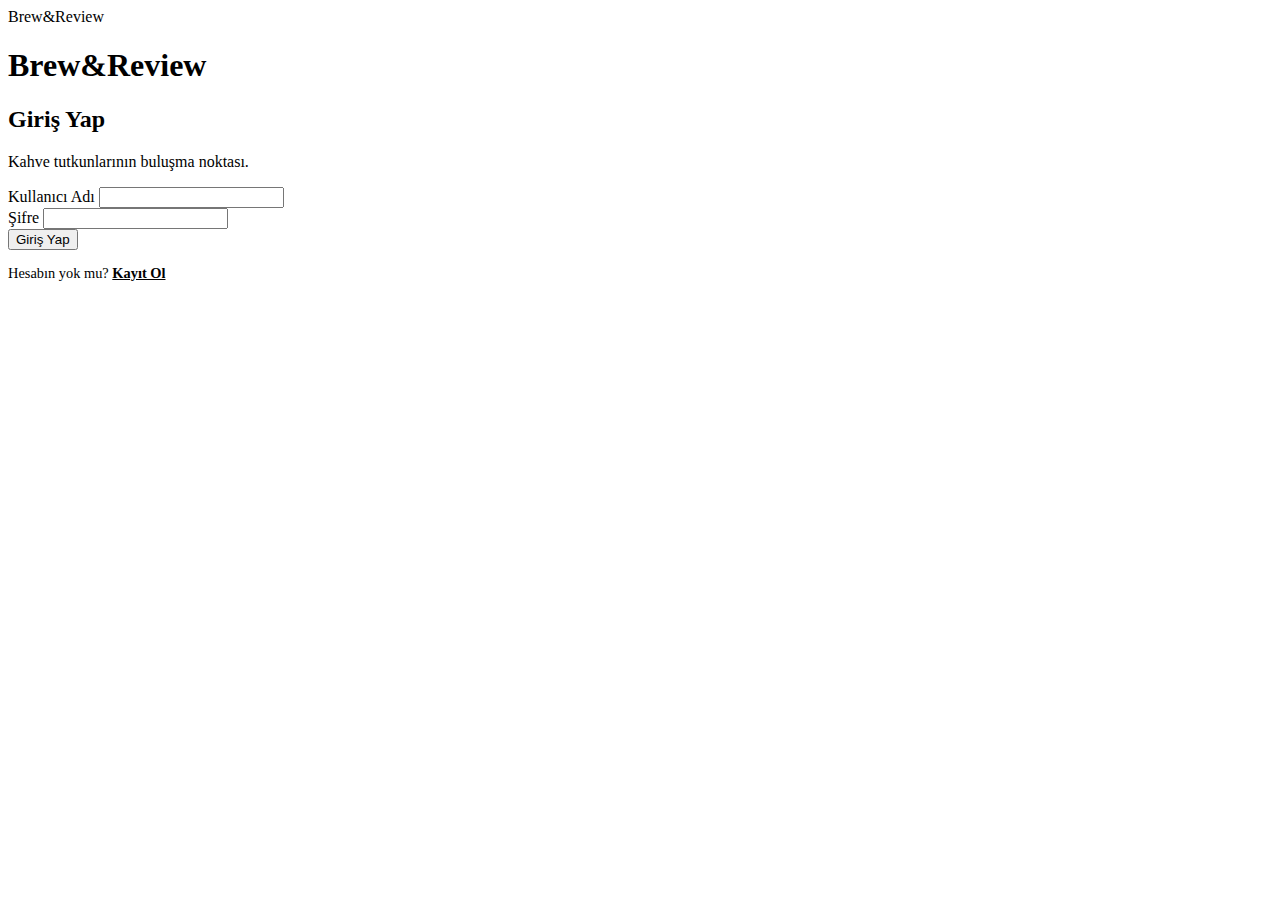
<file: target/classes/templates/index.html>
<!DOCTYPE html>
<html lang="tr" xmlns:th="http://www.thymeleaf.org">
<head>
    <meta charset="UTF-8">
    <meta name="viewport" content="width=device-width, initial-scale=1.0">
    <title>Brew&Review - Hoşgeldin</title>
    <link href="https://fonts.googleapis.com/css2?family=Patrick+Hand&family=Poppins:wght@300;500;700&display=swap" rel="stylesheet">
    <link rel="stylesheet" th:href="@{/style.css}">
</head>
<body>

    <div id="intro-container">
        <div class="animation-center">
            
            <div class="coffee-stream"></div>

            <div class="sketch-cup-container">
                <div class="steam-wrapper">
                    <div class="steam s1"></div>
                    <div class="steam s2"></div>
                    <div class="steam s3"></div>
                </div>

                <div class="splashes">
                    <div class="splash sp1"></div>
                    <div class="splash sp2"></div>
                    <div class="splash sp3"></div>
                    <div class="splash sp4"></div>
                    <div class="splash sp5"></div>
                </div>

                <div class="camera-blob"></div>

                <div class="sketch-cup">
                    <div class="cup-fill"></div> </div>
                <div class="sketch-handle"></div>
                <div class="sketch-plate"></div>

                <div class="intro-brand-text">Brew&Review</div>
            </div>
        </div>
    </div>

    <div id="login-container">
        <div class="login-card">
            <h1 class="login-brand">Brew&Review</h1>
            <div class="header">
                <h2>Giriş Yap</h2>
                <p>Kahve tutkunlarının buluşma noktası.</p>
            </div>
            
            <form id="loginForm">
                <div class="input-group">
                    <label>Kullanıcı Adı</label>
                    <input type="text" name="username" required>
                </div>
                <div class="input-group">
                    <label>Şifre</label>
                    <input type="password" name="password" required>
                </div>
                <button type="submit">Giriş Yap</button>
            </form>
            
            <div style="margin-top: 15px; font-size: 0.9rem;">
                <p>Hesabın yok mu? <a href="/register" style="color: var(--coffee-dark); font-weight: bold;">Kayıt Ol</a></p>
            </div>
        </div>
    </div>

    <script th:src="@{/script.js}"></script>
</body>
</html>
</file>
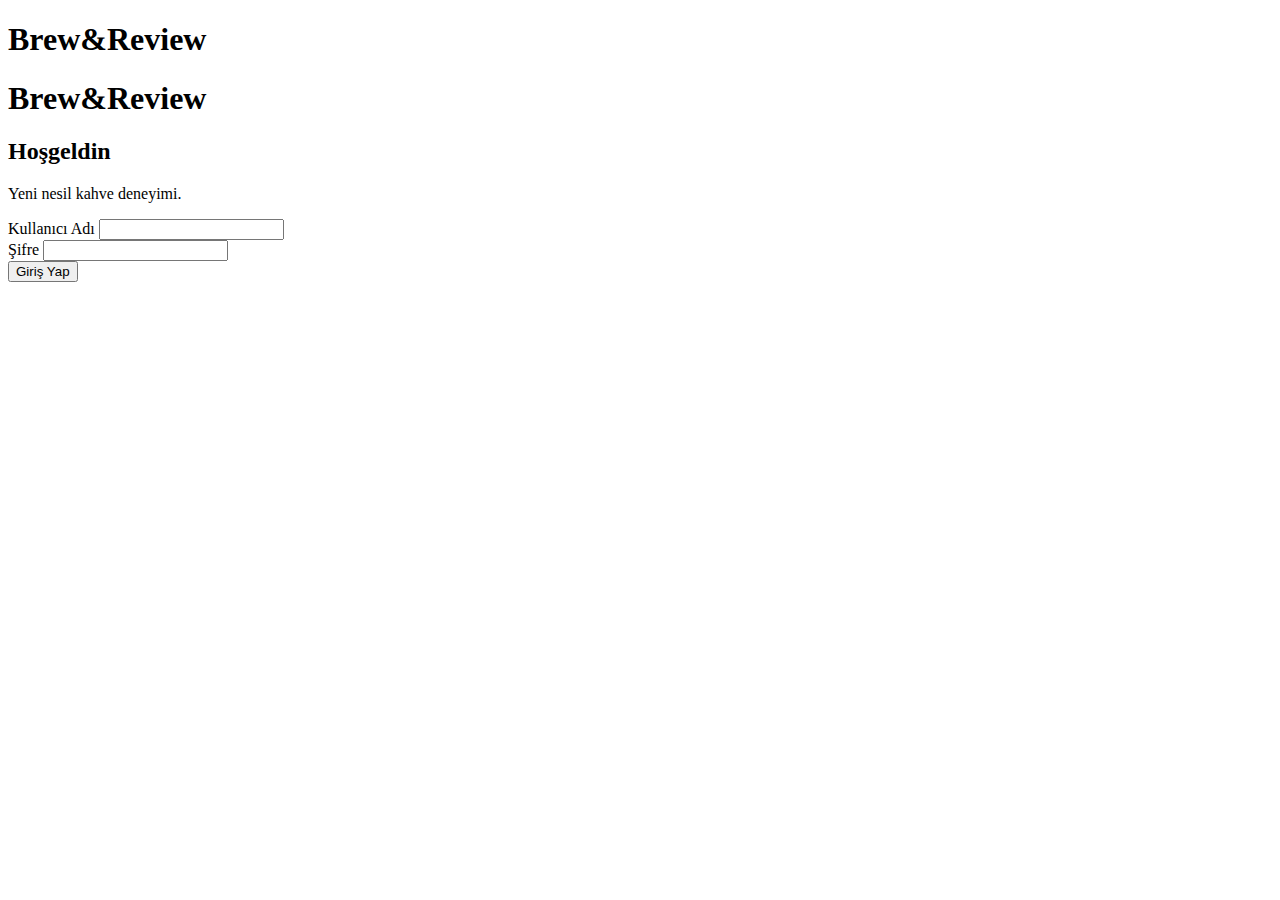
<file: src/main/resources/templates/index.html>
<!DOCTYPE html>
<html lang="tr" xmlns:th="http://www.thymeleaf.org">
<head>
    <meta charset="UTF-8">
    <meta name="viewport" content="width=device-width, initial-scale=1.0">
    <title>Brew&Review</title>
    <link href="https://fonts.googleapis.com/css2?family=Patrick+Hand&family=Poppins:wght@300;500;700&display=swap" rel="stylesheet">
    
    <link rel="stylesheet" th:href="@{/style.css}">
</head>
<body>

    <div id="intro-container">
        <div class="top-view-cup">
            <div class="cup-rim">
                <div class="coffee-liquid"></div>
            </div>
        </div>

        <h1 class="brand-text">Brew&Review</h1>

        <div class="full-screen-effects">
            <div class="center-drop"></div>
            <div class="ripple r1"></div>
            <div class="ripple r2"></div>
            <div class="ripple r3"></div>
        </div>

        <div class="light-reveal"></div>
    </div>

    <div id="login-container">
        <div class="login-card">
            
            <h1 class="login-brand">Brew&Review</h1>
            
            <div class="header">
                <h2>Hoşgeldin</h2>
                <p>Yeni nesil kahve deneyimi.</p>
            </div>
            <form action="/login" method="POST" id="loginForm">
                <div class="input-group">
                    <label>Kullanıcı Adı</label>
                    <input type="text" name="username" required>
                </div>
                <div class="input-group">
                    <label>Şifre</label>
                    <input type="password" name="password" required>
                </div>
                <button type="submit">Giriş Yap</button>
            </form>
        </div>
    </div>

    <script th:src="@{/script.js}"></script>
</body>
</html>
</file>
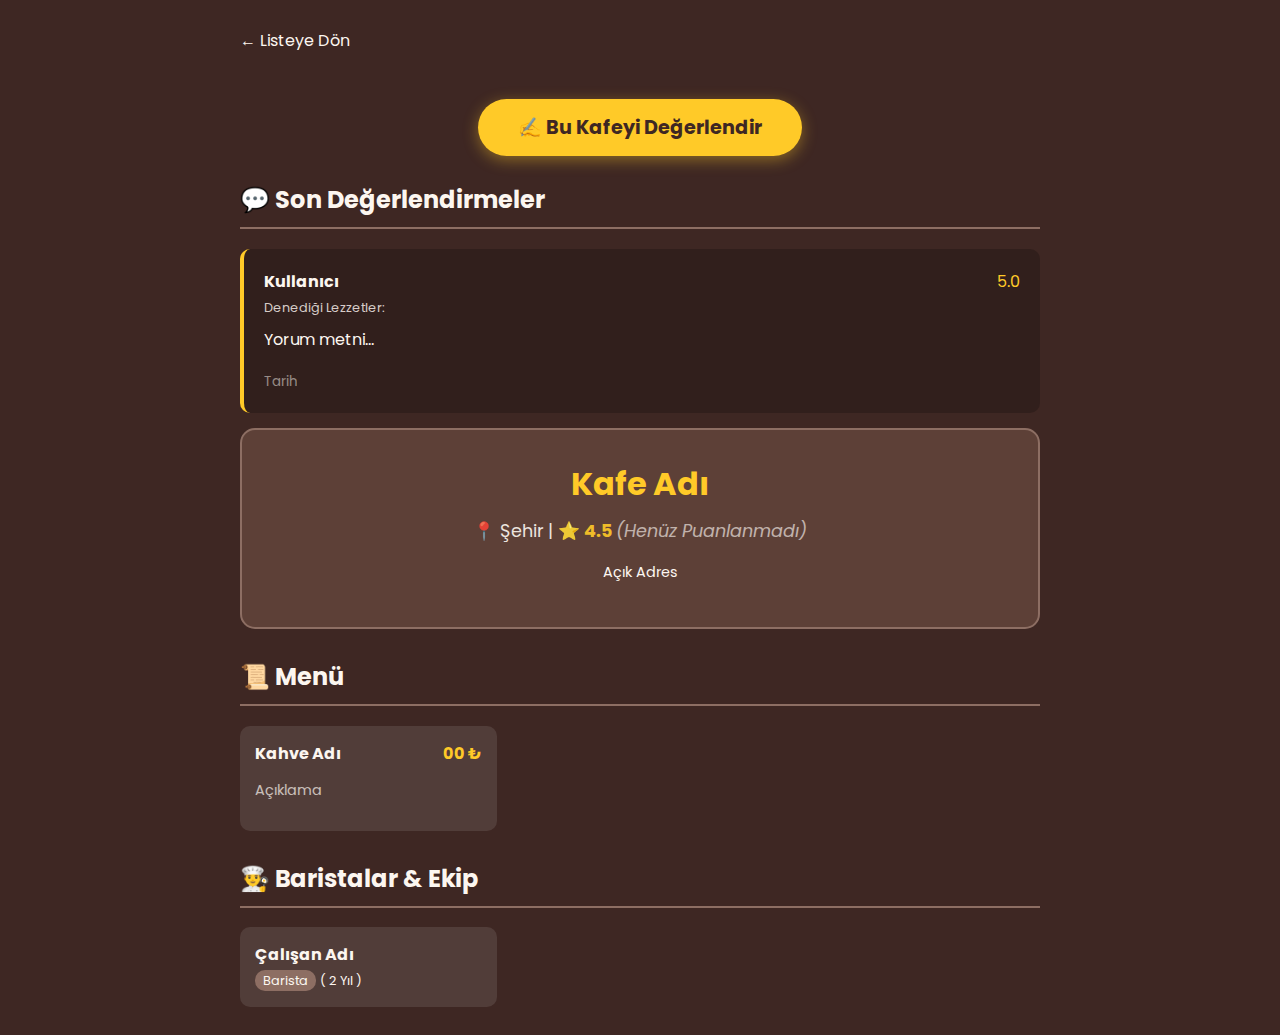
<file: target/classes/templates/cafe-detail.html>
<!DOCTYPE html>
<html lang="tr" xmlns:th="http://www.thymeleaf.org">
<head>
    <meta charset="UTF-8">
    <title>Kafe Detayı - Brew&Review</title>
    <link href="https://fonts.googleapis.com/css2?family=Poppins:wght@300;500;700&display=swap" rel="stylesheet">
    <style>
        body { background-color: #3e2723; color: #fcf6f0; font-family: 'Poppins', sans-serif; padding: 20px; }
        .container { max-width: 800px; margin: 0 auto; }
        
        /* Kafe Başlık Kartı */
        .cafe-header {
            background: #5d4037; padding: 30px; border-radius: 15px; text-align: center; border: 2px solid #8d6e63;
        }
        h1 { margin: 0; color: #ffca28; }
        .info { font-size: 1.1rem; margin-top: 10px; opacity: 0.9; }

        /* Sekmeler (Menü / Çalışanlar) */
        .section-title { margin-top: 30px; border-bottom: 2px solid #8d6e63; padding-bottom: 10px; }
        
        .list-grid {
            display: grid; grid-template-columns: repeat(auto-fill, minmax(200px, 1fr)); gap: 15px; margin-top: 15px;
        }
        .item-card {
            background: rgba(255,255,255,0.1); padding: 15px; border-radius: 10px;
        }
        .price { float: right; font-weight: bold; color: #ffca28; }
        .role-badge { background: #8d6e63; padding: 2px 8px; border-radius: 10px; font-size: 0.8rem; }
        
        .btn-back { display: inline-block; margin-bottom: 20px; color: #fcf6f0; text-decoration: none; }
    </style>
</head>
<body>

<div class="container">
    <a href="/cafes" class="btn-back">← Listeye Dön</a>

    <div style="text-align: center; margin: 40px 0;">
        <a th:href="@{/cafe/{id}/review(id=${cafe.cafeId})}" class="btn-review">
            ✍️ Bu Kafeyi Değerlendir
        </a>
    </div>

    <h2 class="section-title">💬 Son Değerlendirmeler</h2>
    <div class="reviews-list">
        <div class="review-card" th:each="review : ${reviews}">
            <div style="display:flex; justify-content:space-between;">
                <strong th:text="${review.user.username}">Kullanıcı</strong>
                <span style="color:#ffca28;" th:text="'★ ' + ${review.ratingOverall}">5.0</span>
            </div>
            
            <div th:if="${not #lists.isEmpty(review.consumedItems)}" style="font-size:0.8rem; color:#d7ccc8; margin:5px 0;">
                <span>Denediği Lezzetler: </span>
                <span th:each="item : ${review.consumedItems}" th:text="${item.name} + ', '"></span>
            </div>

            <p style="margin-top:10px;" th:text="${review.comment}">Yorum metni...</p>
            <small style="opacity:0.5;" th:text="${review.reviewDate}">Tarih</small>
        </div>
    </div>

<style>
    /* Yeni CSS Stilleri */
    .btn-review {
        background: #ffca28; color: #3e2723; padding: 15px 40px; 
        border-radius: 30px; font-weight: bold; text-decoration: none; font-size: 1.2rem;
        box-shadow: 0 4px 15px rgba(255, 202, 40, 0.4); transition: 0.3s;
    }
    .btn-review:hover { transform: scale(1.05); background: #ffb300; }
    
    .review-card {
        background: rgba(0,0,0,0.2); padding: 20px; border-radius: 10px; margin-bottom: 15px;
        border-left: 4px solid #ffca28;
    }
</style>

<div class="cafe-header">
    <h1 th:text="${cafe.name}">Kafe Adı</h1>
    
    <p class="info">
        📍 <span th:text="${cafe.city}">Şehir</span> 
        | 
        <span th:if="${cafe.totalRating != null}" style="color: #ffca28; font-weight: bold;">
            ⭐️ <span th:text="${cafe.totalRating}">4.5</span>
        </span>
        
        <span th:if="${cafe.totalRating == null}" style="opacity: 0.7; font-style: italic;">
            (Henüz Puanlanmadı)
        </span>
    </p>
    
    <p th:text="${cafe.address}" style="font-size: 0.9rem;">Açık Adres</p>
</div>

    <h2 class="section-title">📜 Menü</h2>
    <div class="list-grid">
        <div class="item-card" th:each="menuItem : ${cafe.menuItems}">
            <strong th:text="${menuItem.name}">Kahve Adı</strong>
            <span class="price" th:text="${menuItem.price} + ' ₺'">00 ₺</span>
            <p style="font-size: 0.9rem; opacity: 0.7;" th:text="${menuItem.description}">Açıklama</p>
        </div>
    </div>
    
    <h2 class="section-title">👨‍🍳 Baristalar & Ekip</h2>
    <div class="list-grid">
        <div class="item-card" th:each="employee : ${cafe.employees}">
            <strong th:text="${employee.name}">Çalışan Adı</strong>
            <br>
            <span class="role-badge" th:text="${employee.role}">Barista</span>
            <span style="font-size: 0.8rem;">( <span th:text="${employee.experienceYears}">2</span> Yıl )</span>
        </div>
    </div>

</div>

</body>
</html>
</file>
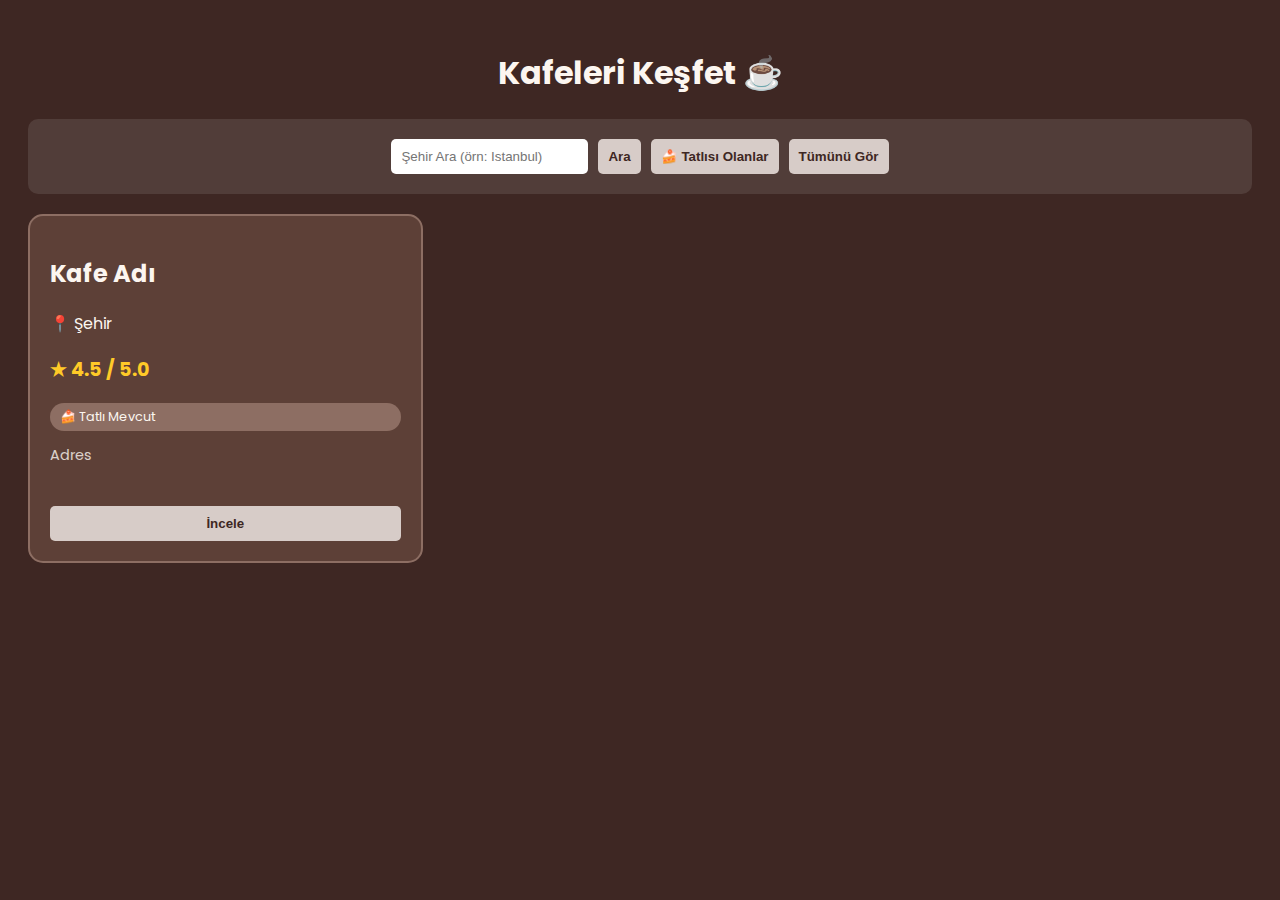
<file: target/classes/templates/cafes.html>
<!DOCTYPE html>
<html lang="tr" xmlns:th="http://www.thymeleaf.org">
<head>
    <meta charset="UTF-8">
    <title>Kafeler - Brew&Review</title>
    <link href="https://fonts.googleapis.com/css2?family=Poppins:wght@300;500;700&display=swap" rel="stylesheet">
    <style>
        body { background-color: #3e2723; color: #fcf6f0; font-family: 'Poppins', sans-serif; padding: 20px; }
        
        .filter-container {
            background: rgba(255,255,255,0.1); padding: 20px; border-radius: 10px;
            margin-bottom: 20px; display: flex; gap: 10px; justify-content: center;
        }
        input, button { padding: 10px; border-radius: 5px; border: none; }
        button { background: #d7ccc8; color: #3e2723; cursor: pointer; font-weight: bold; }
        
        .cafe-grid {
            display: grid; grid-template-columns: repeat(auto-fill, minmax(300px, 1fr)); gap: 20px;
        }
        .cafe-card {
            background: #5d4037; border: 2px solid #8d6e63; border-radius: 15px;
            padding: 20px; transition: transform 0.3s;
        }
        .cafe-card:hover { transform: translateY(-5px); background: #6d4c41; }
        .rating { color: #ffca28; font-weight: bold; font-size: 1.2rem; }
        .badge { background: #8d6e63; padding: 5px 10px; border-radius: 20px; font-size: 0.8rem; }
    </style>
</head>
<body>

    <h1 style="text-align: center;">Kafeleri Keşfet ☕️</h1>

    <div class="filter-container">
        <form action="/cafes" method="get" style="display:flex; gap:10px;">
            <input type="text" name="city" placeholder="Şehir Ara (örn: Istanbul)">
            <button type="submit">Ara</button>
        </form>
        <form action="/cafes" method="get">
            <input type="hidden" name="dessert" value="true">
            <button type="submit">🍰 Tatlısı Olanlar</button>
        </form>
        <a href="/cafes"><button>Tümünü Gör</button></a>
    </div>

    <div class="cafe-grid">
        <div class="cafe-card" th:each="cafe : ${cafes}">
            <h2 th:text="${cafe.name}">Kafe Adı</h2>
            <p>📍 <span th:text="${cafe.city}">Şehir</span></p>
            <p class="rating">★ <span th:text="${cafe.totalRating}">4.5</span> / 5.0</p>
            <p th:if="${cafe.hasDessert}" class="badge">🍰 Tatlı Mevcut</p>
            <p style="font-size: 0.9rem; opacity: 0.8;" th:text="${cafe.address}">Adres</p>
            <br>
            <button style="width:100%">İncele</button>
        </div>
    </div>

</body>
</html>
</file>
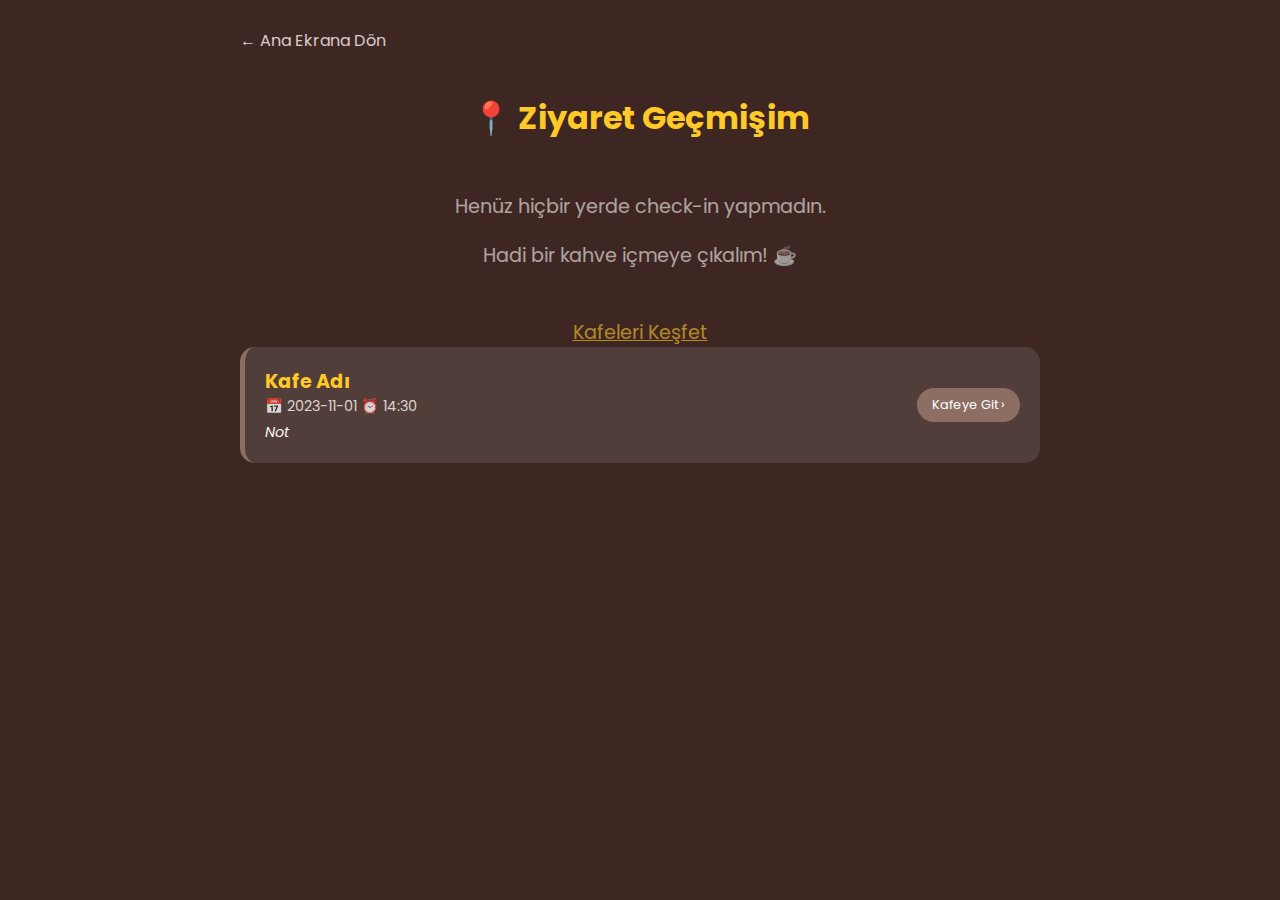
<file: target/classes/templates/my-visits.html>
<!DOCTYPE html>
<html lang="tr" xmlns:th="http://www.thymeleaf.org">
<head>
    <meta charset="UTF-8">
    <title>Ziyaret Geçmişim - Brew&Review</title>
    <link href="https://fonts.googleapis.com/css2?family=Poppins:wght@300;500;700&display=swap" rel="stylesheet">
    <style>
        body { background-color: #3e2723; color: #fcf6f0; font-family: 'Poppins', sans-serif; padding: 20px; }
        .container { max-width: 800px; margin: 0 auto; }
        
        h1 { text-align: center; color: #ffca28; margin-bottom: 30px; }
        
        .visit-card {
            background: rgba(255,255,255,0.1); 
            padding: 20px; 
            border-radius: 15px; 
            margin-bottom: 15px;
            border-left: 5px solid #8d6e63;
            display: flex;
            justify-content: space-between;
            align-items: center;
            transition: 0.3s;
        }
        .visit-card:hover { background: rgba(255,255,255,0.15); transform: translateX(5px); }
        
        .cafe-name { font-size: 1.2rem; font-weight: bold; color: #ffca28; }
        .date-time { font-size: 0.9rem; opacity: 0.8; }
        .btn-view { text-decoration: none; background: #8d6e63; padding: 8px 15px; border-radius: 20px; color: white; font-size: 0.8rem; }

        .empty-state { text-align: center; opacity: 0.6; margin-top: 50px; font-size: 1.2rem; }
        .btn-back { display: inline-block; margin-bottom: 20px; color: #fcf6f0; text-decoration: none; opacity: 0.8; }
    </style>
</head>
<body>

<div class="container">
    <a href="/dashboard" class="btn-back">← Ana Ekrana Dön</a>

    <h1>📍 Ziyaret Geçmişim</h1>

    <div th:if="${#lists.isEmpty(visits)}" class="empty-state">
        <p>Henüz hiçbir yerde check-in yapmadın.</p>
        <p>Hadi bir kahve içmeye çıkalım! ☕️</p>
        <br>
        <a href="/cafes" style="color: #ffca28;">Kafeleri Keşfet</a>
    </div>

    <div th:each="visit : ${visits}">
        <div class="visit-card">
            <div>
                <div class="cafe-name" th:text="${visit.cafe.name}">Kafe Adı</div>
                <div class="date-time">
                    📅 <span th:text="${visit.visitDate}">2023-11-01</span> 
                    ⏰ <span th:text="${visit.visitTime}">14:30</span>
                </div>
                <div style="font-style: italic; font-size: 0.9rem; margin-top: 5px;" th:text="${visit.visitNote}">Not</div>
            </div>
            
            <a th:href="@{/cafe/{id}(id=${visit.cafe.cafeId})}" class="btn-view">Kafeye Git ›</a>
        </div>
    </div>

</div>

</body>
</html>
</file>
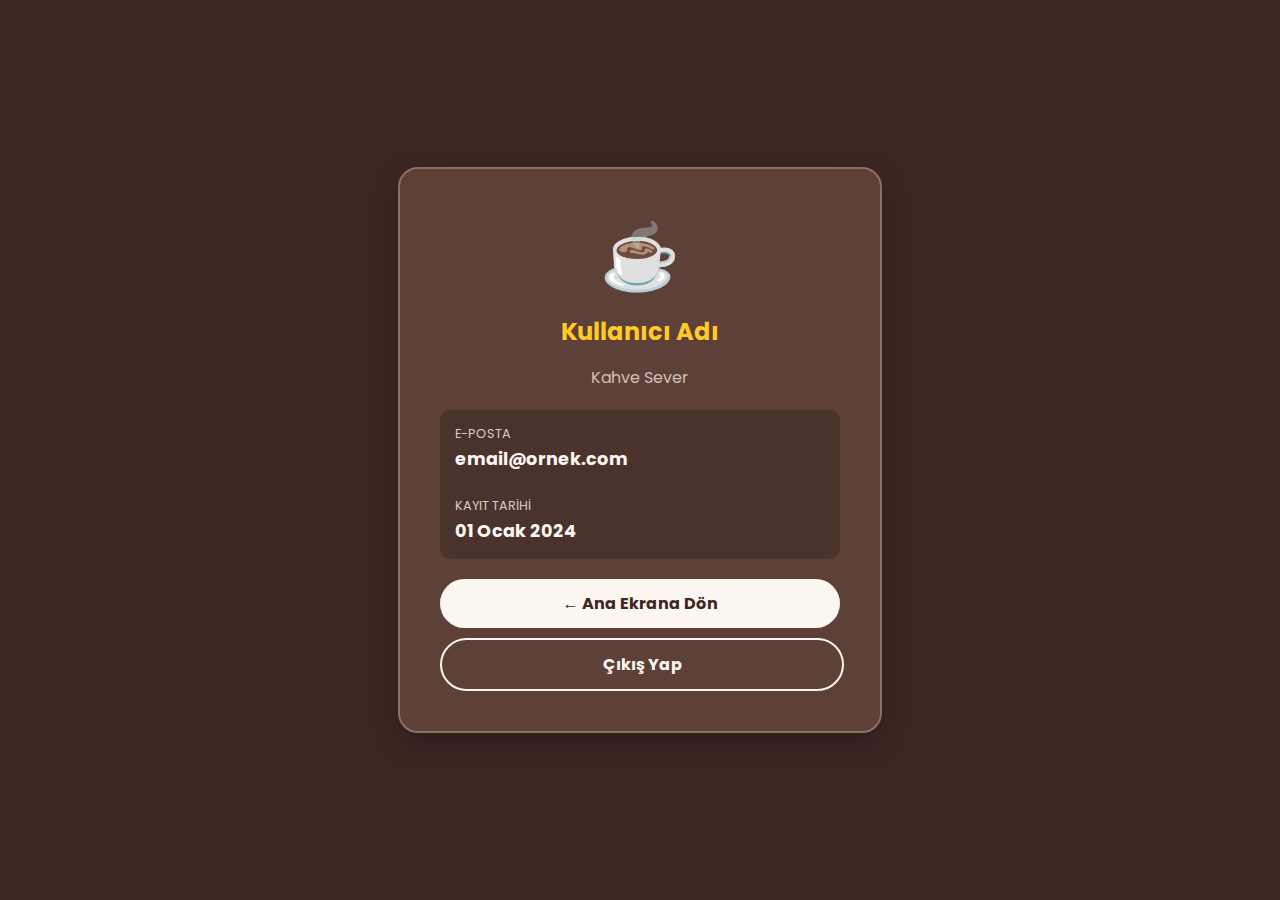
<file: target/classes/templates/profile.html>
<!DOCTYPE html>
<html lang="tr" xmlns:th="http://www.thymeleaf.org">
<head>
    <meta charset="UTF-8">
    <title>Profilim - Brew&Review</title>
    <link href="https://fonts.googleapis.com/css2?family=Poppins:wght@300;500;700&display=swap" rel="stylesheet">
    <style>
        body { background-color: #3e2723; color: #fcf6f0; font-family: 'Poppins', sans-serif; display: flex; justify-content: center; align-items: center; height: 100vh; margin: 0; }
        .card { background: #5d4037; padding: 40px; border-radius: 20px; width: 100%; max-width: 400px; text-align: center; border: 2px solid #8d6e63; box-shadow: 0 10px 30px rgba(0,0,0,0.3); }
        .avatar { font-size: 4rem; margin-bottom: 10px; }
        h2 { color: #ffca28; margin: 10px 0; }
        .info-box { background: rgba(0,0,0,0.2); padding: 15px; border-radius: 10px; margin: 20px 0; text-align: left; }
        .label { font-size: 0.8rem; color: #d7ccc8; display: block; margin-bottom: 3px; }
        .value { font-size: 1.1rem; font-weight: bold; }
        .btn { display: block; width: 100%; padding: 12px 0; margin-top: 10px; background: #fcf6f0; color: #3e2723; text-decoration: none; border-radius: 30px; font-weight: bold; transition: 0.3s; }
        .btn:hover { background: #d7ccc8; transform: translateY(-2px); }
        .btn-outline { background: transparent; border: 2px solid #fcf6f0; color: #fcf6f0; }
        .btn-outline:hover { background: #fcf6f0; color: #3e2723; }
    </style>
</head>
<body>

<div class="card">
    <div class="avatar">☕️</div>
    <h2 th:text="${user.username}">Kullanıcı Adı</h2>
    <p style="opacity: 0.7;">Kahve Sever</p>

    <div class="info-box">
        <span class="label">E-POSTA</span>
        <div class="value" th:text="${user.email}">email@ornek.com</div>
        
        <br>
        
        <span class="label">KAYIT TARİHİ</span>
        <div class="value" th:text="${#dates.format(user.signupDate, 'dd MMMM yyyy')}">01 Ocak 2024</div>
    </div>

    <a href="/dashboard" class="btn">← Ana Ekrana Dön</a>
    <a href="/" class="btn btn-outline">Çıkış Yap</a>
</div>

</body>
</html>
</file>
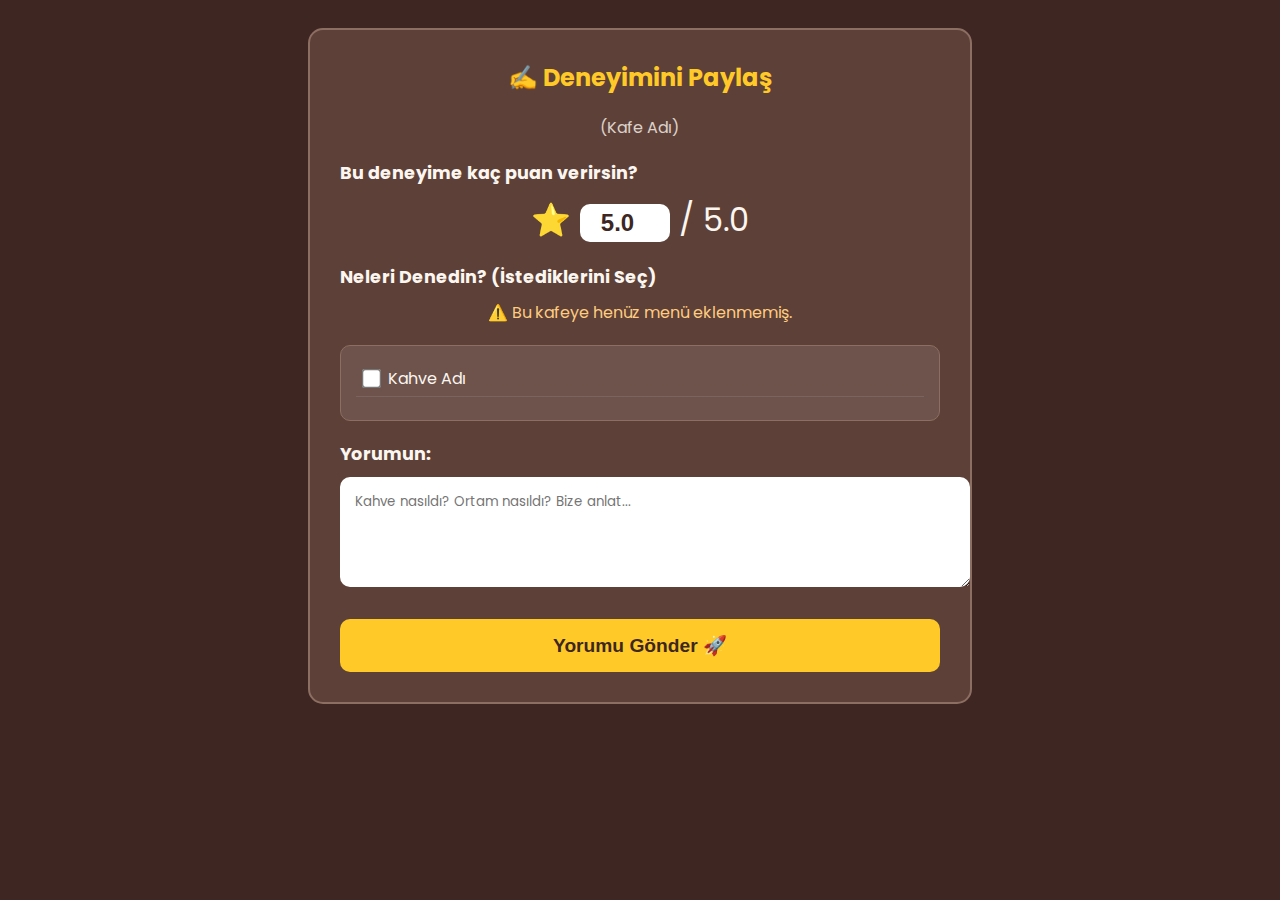
<file: target/classes/templates/review-form.html>
<!DOCTYPE html>
<html lang="tr" xmlns:th="http://www.thymeleaf.org">
<head>
    <meta charset="UTF-8">
    <title>Yorum Yap - Brew&Review</title>
    <link href="https://fonts.googleapis.com/css2?family=Poppins:wght@300;500;700&display=swap" rel="stylesheet">
    <style>
        body { background-color: #3e2723; color: #fcf6f0; font-family: 'Poppins', sans-serif; padding: 20px; display: flex; justify-content: center;}
        .container { background: #5d4037; padding: 30px; border-radius: 15px; width: 100%; max-width: 600px; border: 2px solid #8d6e63; }
        h2 { text-align: center; color: #ffca28; margin-top: 0; }
        label { display: block; margin-top: 20px; font-weight: bold; font-size: 1.1rem; }
        
        /* Puanlama Stili */
        .rating-box { text-align: center; font-size: 2rem; margin: 10px 0; }
        .rating-box input { width: 80px; text-align: center; padding: 5px; border-radius: 10px; border: none; font-size: 1.5rem; font-weight: bold; color: #3e2723; }

        /* Checkbox Listesi Stili */
        .checkbox-container {
            background: rgba(255,255,255,0.1); 
            padding: 15px; 
            border-radius: 10px; 
            max-height: 200px; 
            overflow-y: auto;
            margin-top: 10px;
            border: 1px solid #8d6e63;
        }
        .checkbox-item {
            display: flex;
            align-items: center;
            margin-bottom: 8px;
            padding: 5px;
            border-bottom: 1px solid rgba(255,255,255,0.1);
        }
        .checkbox-item input { margin-right: 10px; transform: scale(1.5); cursor: pointer; }
        .checkbox-item span { font-size: 1rem; }

        /* Yorum Alanı */
        textarea { width: 100%; padding: 15px; margin-top: 10px; border-radius: 10px; border: none; font-family: inherit; }
        
        button { background: #ffca28; color: #3e2723; font-weight: bold; margin-top: 25px; cursor: pointer; font-size: 1.2rem; width: 100%; padding: 15px; border: none; border-radius: 10px; transition: 0.3s; }
        button:hover { background: #ffb300; transform: translateY(-2px); }
    </style>
</head>
<body>

<div class="container">
    <h2>✍️ Deneyimini Paylaş</h2>
    <p style="text-align:center; opacity: 0.8;">(<span th:text="${cafe.name}">Kafe Adı</span>)</p>

    <form th:action="@{/cafe/{id}/review(id=${cafe.cafeId})}" method="post">
        
        <label>Bu deneyime kaç puan verirsin?</label>
        <div class="rating-box">
            <span>⭐️</span>
            <input type="number" name="rating" step="0.1" min="1" max="5" value="5.0" required>
            <span>/ 5.0</span>
        </div>

        <label>Neleri Denedin? (İstediklerini Seç)</label>
        
        <div th:if="${#lists.isEmpty(cafe.menuItems)}" style="color: #ffcc80; text-align: center; padding: 10px;">
            ⚠️ Bu kafeye henüz menü eklenmemiş.
        </div>

        <div class="checkbox-container" th:if="${not #lists.isEmpty(cafe.menuItems)}">
            <div class="checkbox-item" th:each="item : ${cafe.menuItems}">
                <input type="checkbox" name="consumedItems" th:value="${item.menuId}">
                <span th:text="${item.name} + ' (' + ${item.price} + ' ₺)'">Kahve Adı</span>
            </div>
        </div>

        <label>Yorumun:</label>
        <textarea name="comment" rows="4" placeholder="Kahve nasıldı? Ortam nasıldı? Bize anlat..."></textarea>

        <button type="submit">Yorumu Gönder 🚀</button>
    </form>
</div>

</body>
</html>
</file>
